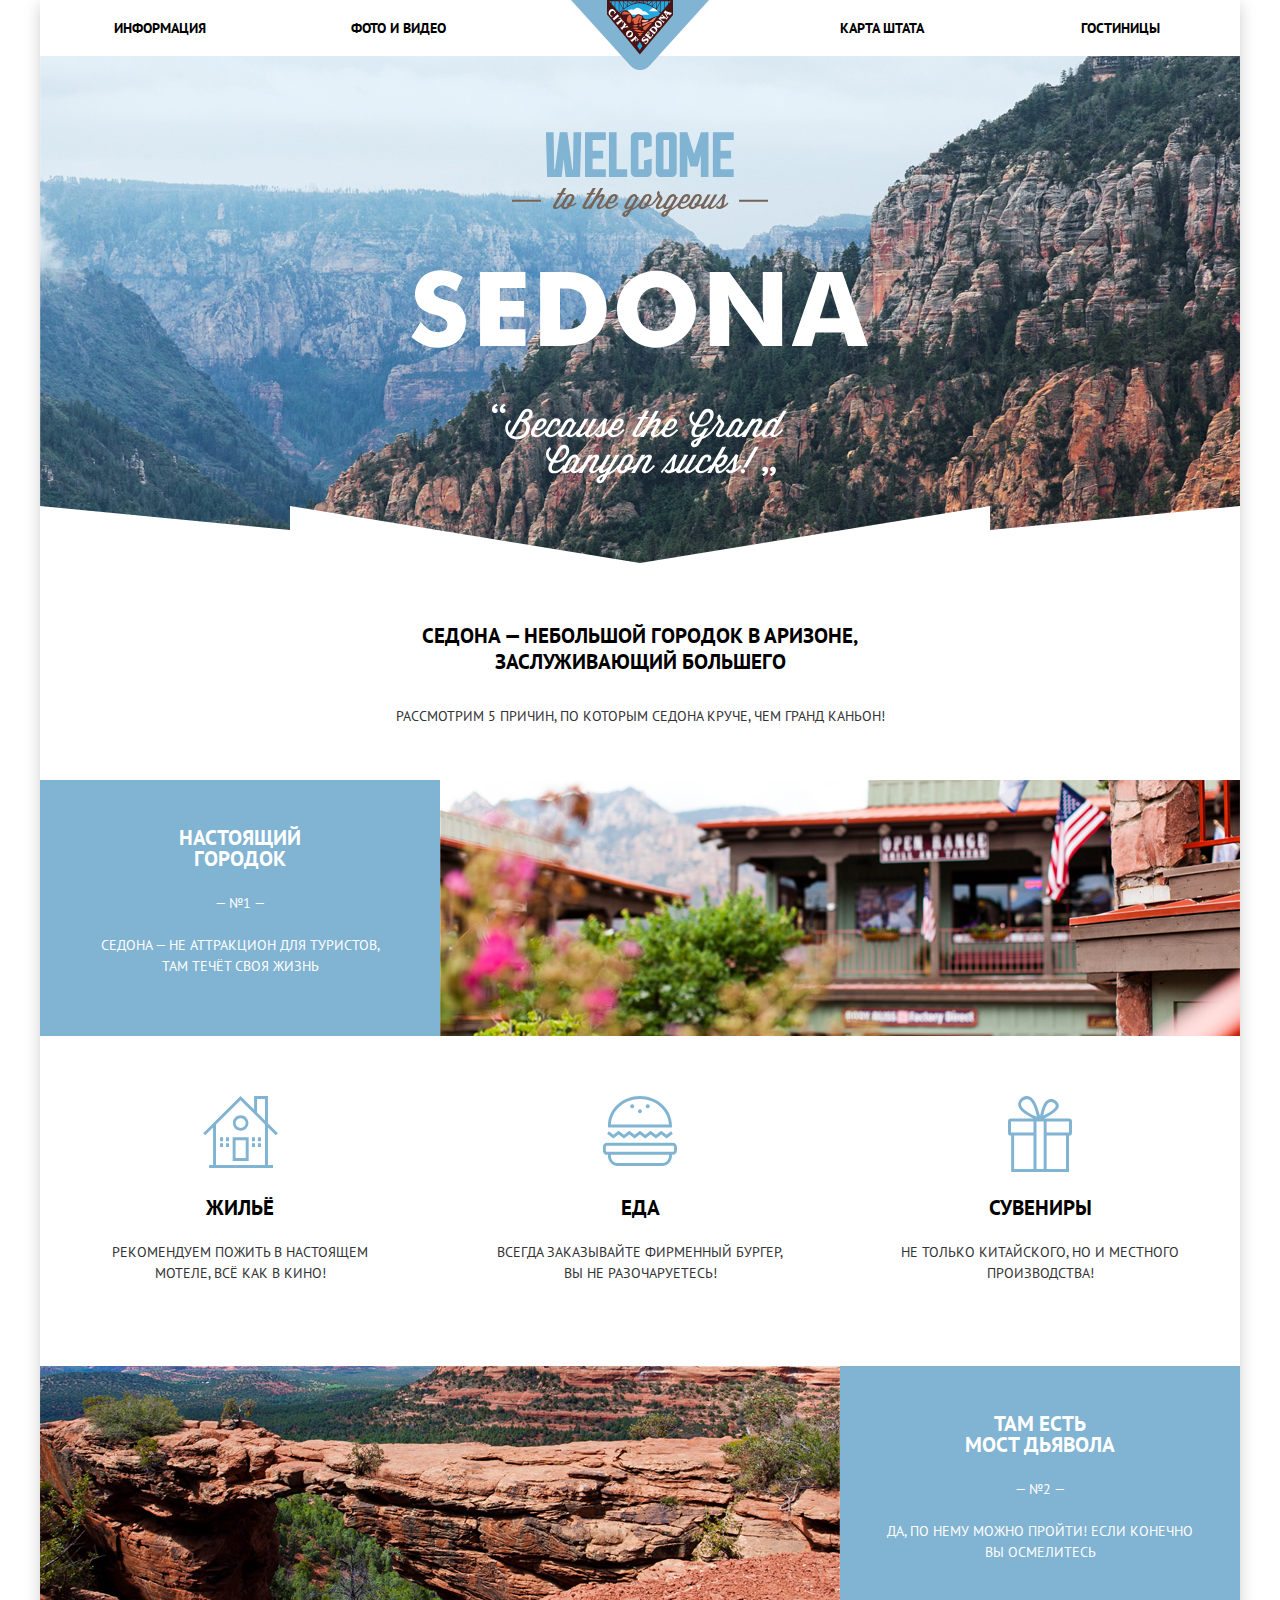
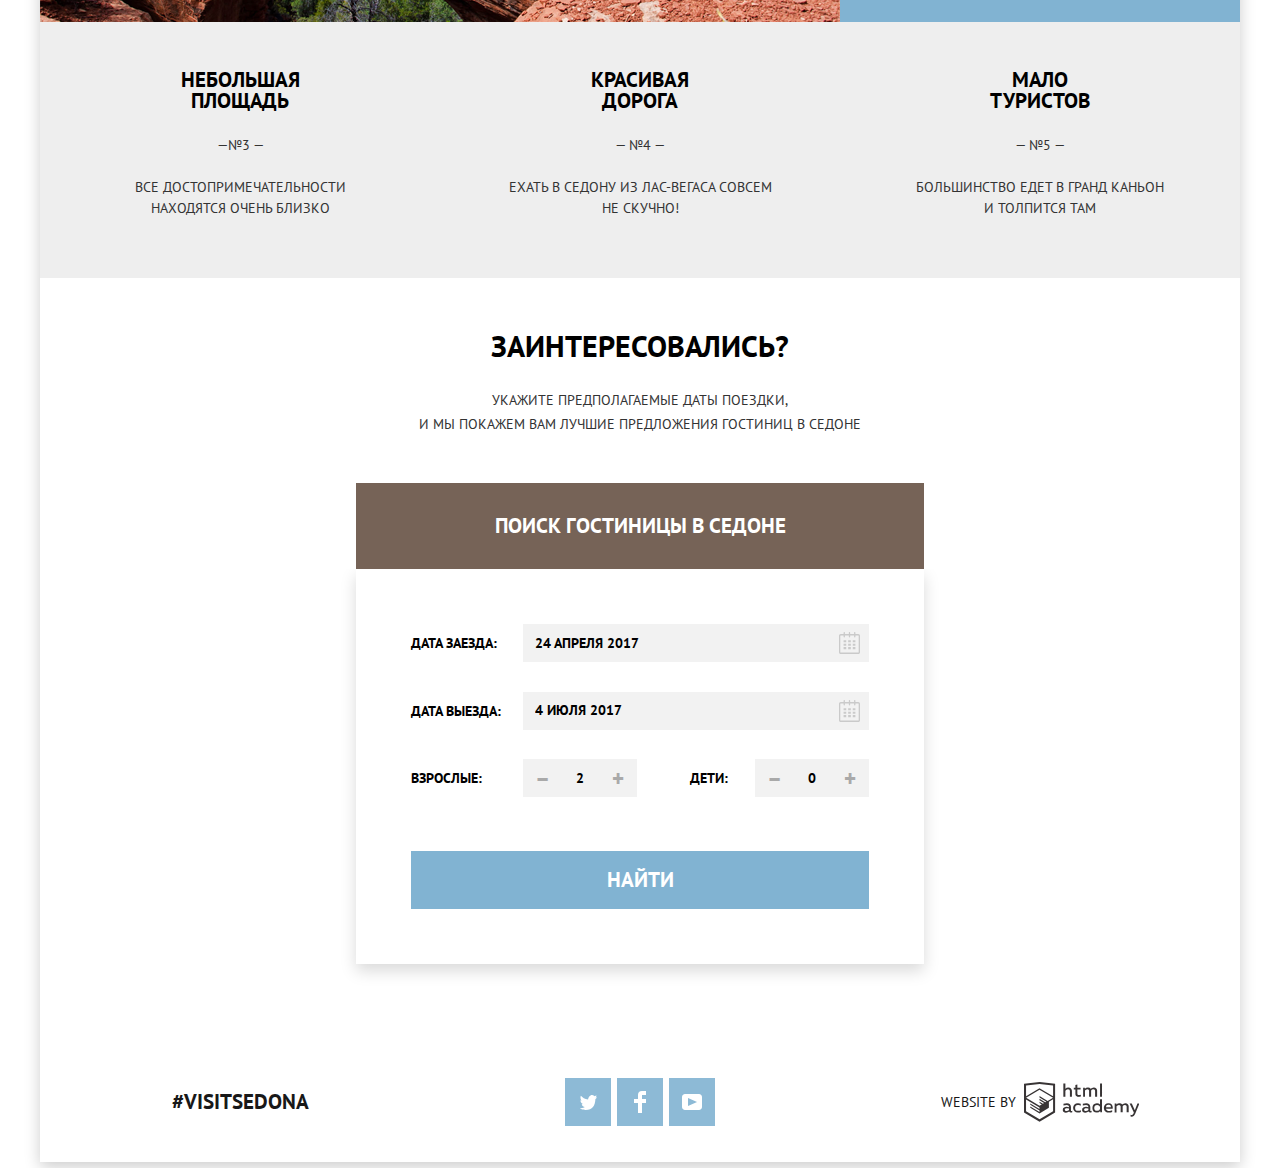
<file: index.html>
<!DOCTYPE html>
<html lang="ru">

<head>
  <meta charset="utf-8">
  <title>HTML Academy: Седона</title>
  <link href="https://fonts.googleapis.com/css?family=PT+Sans:400,700&display=swap&subset=cyrillic" rel="stylesheet">
  <link rel="stylesheet" href="css/normalize.css">
  <link rel="stylesheet" href="css/style-min.css">
</head>

<body class="all-shadow">
<header class="main-header">
  <nav class="main-nav">
    <ul class="nav-list">
      <li class="nav-list-item">
        <a href="#" class="link">
          Информация
        </a>
      </li>
      <li class="nav-list-item">
        <a href="#" class="link">
          Фото и видео
        </a>
      </li>
      <li class="nav-list-item">
        <a class="header-logo">
          <img src="img/svg/logo-sedona.svg" alt="Логотип Седона" width="138" height="70">
        </a>
      </li>
      <li class="nav-list-item">
        <a href="#" class="link">
          Карта штата
        </a>
      </li>
      <li class="nav-list-item">
        <a href="hotels.html" class="link">
          Гостиницы
        </a>
      </li>
    </ul>
  </nav>
</header>
<main class="main-content">
  <h1 class="visually-hidden">Седона</h1>
  <section class="content-cause">
    <div class="cause-info">
      <div class="preview-logo"></div>
      <div class="cause-info-text">
        <h2 class="text-info">Седона — небольшой городок в Аризоне, заслуживающий большего</h2>
        <p class="text-info">Рассмотрим 5 причин, по которым Седона круче, чем гранд каньон!</p>
      </div>
    </div>
    <ul class="list-advantage">
      <li class="list-item">
        <div class="item-advantage">
          <h3>Настоящий городок</h3>
          <span>
            — №1 —
          </span>
          <p>Седона — не аттракцион для туристов, там&nbsp;течёт своя жизнь</p>
        </div>
        <img class="img-city" src="img/jpg-png/city-n1-512.jpg" alt="Городок" width="800" height="256">
      </li>
      <li class="list-item img-housing">
        <h3>Жильё</h3>
        <p>Рекомендуем пожить в настоящем мотеле,&nbsp;всё как в кино!</p>
      </li>
      <li class="list-item img-food">
        <h3>Еда</h3>
        <p>Всегда заказывайте фирменный бургер, вы&nbsp;не&nbsp;разочаруетесь!</p>
      </li>
      <li class="list-item img-souvenirs">
        <h3>Сувениры</h3>
        <p>Не только китайского, но и местного производства!</p>
      </li>
      <li class="list-item">
        <img class="img-canyon" src="img/jpg-png/canyon-n2-256.jpg" alt="Каньон" width="800" height="256">
        <div class="item-advantage">
          <h3>Там есть<br> Мост дьявола</h3>
          <span>
            — №2 —
          </span>
          <p>Да, по нему можно пройти! Если&nbsp;конечно вы осмелитесь</p>
        </div>
      </li>
      <li class="list-item">
        <div class="item-advantage item-advantage-w">
          <h3>Небольшая площадь</h3>
          <span>
            —№3 —
          </span>
          <p>Все достопримечательности находятся очень близко</p>
        </div>
      </li>
      <li class="list-item">
        <div class="item-advantage item-advantage-w">
          <h3>Красивая дорога</h3>
          <span>
            — №4 —
          </span>
          <p>Ехать в Седону из Лас-Вегаса совсем не скучно!</p>
        </div>
      </li>
      <li class="list-item">
        <div class="item-advantage item-advantage-w">
          <h3>Мало туристов</h3>
          <span>
            — №5 —
          </span>
          <p>Большинство едет в гранд каньон и&nbsp;толпится там</p>
        </div>
      </li>
    </ul>
  </section>
  <section class="content-search-hostel">
    <div class="search-hostel-preview">
      <div class="hostel-preview">
        <h2>Заинтересовались?</h2>
        <p>Укажите предполагаемые даты поездки,<br> и мы покажем вам лучшие предложения гостиниц в Седоне</p>
      </div>
      <button class="preview-button button search-hostel-open-btn" type="button">
        ПОИСК ГОСТИНИЦЫ В седоне
      </button>
    </div>
  </section>
  <section class="content-map">
    <h3 class="visually-hidden">ПОИСК ГОСТИНИЦЫ В седоне</h3>
    <form class="search-hostel" action="https://echo.htmlacademy.ru" method="POST">
      <div class="form-search">
        <div class="search-hostel-item">
          <label for="date-arrival">
            Дата заезда:
          </label>
          <input class="date" type="text" id="date-arrival" name="date-arrival" placeholder="24 апреля 2017">
          <button class="button calendar" type="button">
            <svg xmlns="http://www.w3.org/2000/svg" width="21" height="22" viewBox="0 0 21 22">
              <path id="calendar-top" fill="#cacaca"
                    d="M19.251 2.025h-2.845V.648c0-.381-.294-.689-.656-.689-.363 0-.656.308-.656.689v1.377h-3.938V.648c0-.381-.294-.689-.655-.689-.363 0-.657.308-.657.689v1.377H5.906V.648c0-.381-.294-.689-.656-.689-.363 0-.657.308-.657.689v1.377H1.75C.784 2.025 0 2.847 0 3.862v16.302C0 21.179.784 22 1.75 22h17.501c.966 0 1.749-.821 1.749-1.836V3.862c0-1.015-.783-1.837-1.749-1.837zm.437 18.139a.448.448 0 0 1-.437.459H1.75a.45.45 0 0 1-.438-.459V3.862a.45.45 0 0 1 .438-.459h2.844v1.378c0 .381.294.689.657.689.362 0 .656-.308.656-.689V3.403h3.938v1.378c0 .381.294.689.657.689.361 0 .655-.308.655-.689V3.403h3.938v1.378c0 .381.293.689.656.689.362 0 .656-.308.656-.689V3.403h2.845c.241 0 .437.206.437.459v16.302z"/>
              <path id="calendar-bottom" fill="#cacaca"
                    d="M4.594 8.225h2.625v2.066H4.594zM4.594 11.668h2.625v2.067H4.594zM4.594 15.112h2.625v2.066H4.594zM9.188 15.112h2.625v2.066H9.188zM9.188 11.668h2.625v2.067H9.188zM9.188 8.225h2.625v2.066H9.188zM13.781 15.112h2.625v2.066h-2.625zM13.781 11.668h2.625v2.067h-2.625zM13.781 8.225h2.625v2.066h-2.625z"/>
            </svg>
          </button>
        </div>
        <div class="search-hostel-item">
          <label for="date-leave">
            Дата выезда:
          </label>
          <input class="date date-in" type="text" id="date-leave" name="date-leave" placeholder="4 июля 2017">
          <button class="button calendar" type="button">
            <svg xmlns="http://www.w3.org/2000/svg" width="21" height="22" viewBox="0 0 21 22">
              <path id="calendar-top-t" fill="#cacaca"
                    d="M19.251 2.025h-2.845V.648c0-.381-.294-.689-.656-.689-.363 0-.656.308-.656.689v1.377h-3.938V.648c0-.381-.294-.689-.655-.689-.363 0-.657.308-.657.689v1.377H5.906V.648c0-.381-.294-.689-.656-.689-.363 0-.657.308-.657.689v1.377H1.75C.784 2.025 0 2.847 0 3.862v16.302C0 21.179.784 22 1.75 22h17.501c.966 0 1.749-.821 1.749-1.836V3.862c0-1.015-.783-1.837-1.749-1.837zm.437 18.139a.448.448 0 0 1-.437.459H1.75a.45.45 0 0 1-.438-.459V3.862a.45.45 0 0 1 .438-.459h2.844v1.378c0 .381.294.689.657.689.362 0 .656-.308.656-.689V3.403h3.938v1.378c0 .381.294.689.657.689.361 0 .655-.308.655-.689V3.403h3.938v1.378c0 .381.293.689.656.689.362 0 .656-.308.656-.689V3.403h2.845c.241 0 .437.206.437.459v16.302z"/>
              <path id="calendar-bottom-t" fill="#cacaca"
                    d="M4.594 8.225h2.625v2.066H4.594zM4.594 11.668h2.625v2.067H4.594zM4.594 15.112h2.625v2.066H4.594zM9.188 15.112h2.625v2.066H9.188zM9.188 11.668h2.625v2.067H9.188zM9.188 8.225h2.625v2.066H9.188zM13.781 15.112h2.625v2.066h-2.625zM13.781 11.668h2.625v2.067h-2.625zM13.781 8.225h2.625v2.066h-2.625z"/>
            </svg>
          </button>
        </div>
        <div class="search-hostel-item">
          <div class="item-count-family">
            <label for="parent">
              Взрослые:
            </label>
            <button type="button" class="button-counter sub" aria-label="Уменьшить количество взрослых">–</button>
            <input class="" type="text" id="parent" name="parent-input" placeholder="2">
            <button type="button" class="button-counter" aria-label="Добавить количество взрослых">+</button>
          </div>
          <div class="item-count-family">
            <label for="child">
              Дети:
            </label>
            <button type="button" class="button-counter sub" aria-label="Уменьшить количество детей">–</button>
            <input class="" type="text" id="child" name="child-input" placeholder="0">
            <button type="button" class="button-counter" aria-label="Добавить количество детей">+</button>
          </div>
        </div>
      </div>
      <button class="search-button button" type="submit">
        Найти
      </button>
    </form>
    <h3 class="visually-hidden">Карта</h3>
    <iframe
      src="https://yandex.ru/map-widget/v1/?um=constructor%3A18d789417e544cf3da0e29c93ec09cd14be7ebdf6ab2df0af17e796b6ed6bba8&amp;source=constructor"
      width="1200" height="593"></iframe>
  </section>
</main>
<footer class="main-footer">
  <p class="footer-tag">#visitSEDONA</p>
  <ul class="list-social">
    <li class="list-social-item">
      <a class="social" href="#" aria-label="Твиттер">
      </a>
    </li>
    <li class="list-social-item">
      <a class="social" href="#" aria-label="Фейсбук">
      </a>
    </li>
    <li class="list-social-item">
      <a class="social" href="#" aria-label="Ютуб">
      </a>
    </li>
  </ul>
  <p class="footer-by">
    Website by
    <a class="logo-htmlacademy" href="https://htmlacademy.ru/">
    </a>
  </p>
</footer>
<script src="js/main-min.js"></script>
</body>
</html>
</file>
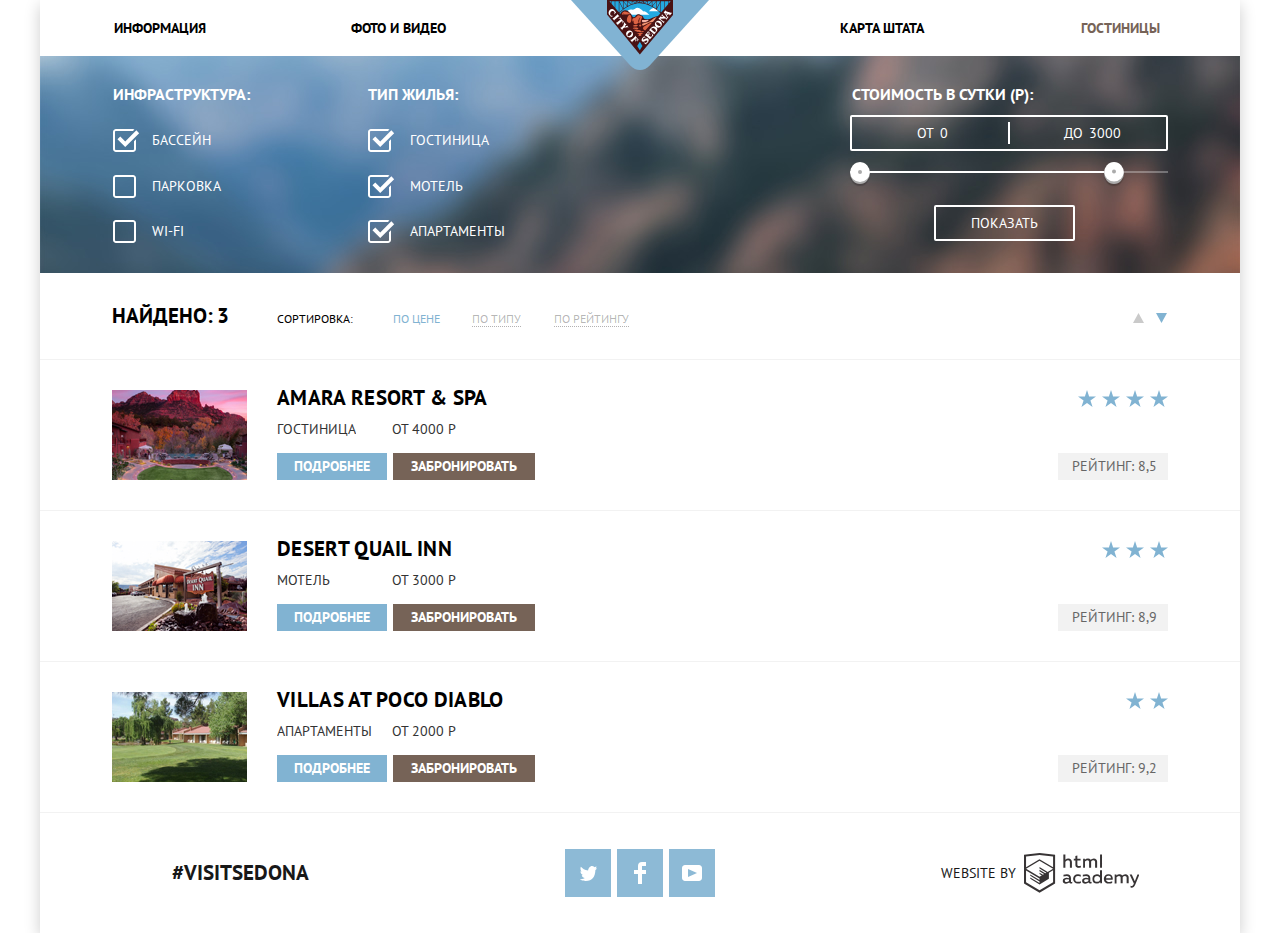
<file: hotels.html>
<!DOCTYPE html>
<html lang="ru">
<head>
  <meta charset="utf-8">
  <title>HTML Academy: Седона Гостиницы</title>
  <link href="https://fonts.googleapis.com/css?family=PT+Sans:400,700&display=swap&subset=cyrillic" rel="stylesheet">
  <link rel="stylesheet" href="css/normalize.css">
  <link rel="stylesheet" href="css/style-min.css">
</head>
<body class="all-shadow">
<header class="main-header">
  <nav class="main-nav">
    <ul class="nav-list">
      <li class="nav-list-item">
        <a href="#" class="link">
          Информация
        </a>
      </li>
      <li class="nav-list-item">
        <a href="#" class="link">
          Фото и видео
        </a>
      </li>
      <li class="nav-list-item">
        <a class="header-logo link" href="index.html">
          <img src="img/svg/logo-sedona.svg" alt="Логотип Седона" width="138" height="70">
        </a>
      </li>
      <li class="nav-list-item">
        <a href="#" class="link">
          Карта штата
        </a>
      </li>
      <li class="nav-list-item">
        <a class="disable-link">
          Гостиницы
        </a>
      </li>
    </ul>
  </nav>
</header>
<main class="main-content">
  <h1 class="visually-hidden">Седона гостиницы</h1>
  <section class="content-filter">
    <h2 class="visually-hidden">Фильтры</h2>
    <form class="filter" action="https://echo.htmlacademy.ru" method="GET">
      <fieldset class="filter-infrastructure">
        <legend>Инфраструктура:</legend>
        <ul class="filter-list">
          <li class="filter-item">
            <input class="visually-hidden filter-input-checkbox filter-input" type="checkbox" id="pool" name="pool"
                   checked>
            <label for="pool">
              Бассейн
            </label>
          </li>
          <li class="filter-item">
            <input class="visually-hidden filter-input-checkbox filter-input" type="checkbox" id="parking"
                   name="parking">
            <label for="parking">
              Парковка
            </label>
          </li>
          <li class="filter-item">
            <input class="visually-hidden filter-input-checkbox filter-input" type="checkbox" id="wi-fi" name="wi-fi">
            <label for="wi-fi">
              Wi-Fi
            </label>
          </li>
        </ul>
      </fieldset>
      <fieldset class="filter-type">
        <legend>Тип жилья:</legend>
        <ul class="filter-list">
          <li class="filter-item">
            <input class="visually-hidden filter-input-checkbox filter-input" type="checkbox" id="hostel" name="hostel"
                   checked>
            <label for="hostel">
              Гостиница
            </label>
          </li>
          <li class="filter-item">
            <input class="visually-hidden filter-input-checkbox filter-input" type="checkbox" id="motel" name="motel"
                   checked>
            <label for="motel">
              Мотель
            </label>
          </li>
          <li class="filter-item">
            <input class="visually-hidden filter-input-checkbox filter-input" type="checkbox" id="apartments"
                   name="apartments" checked>
            <label for="apartments">
              Апартаменты
            </label>
          </li>
        </ul>
      </fieldset>
      <div class="cost-next">
        <fieldset class="filter-cost">
          <div class="filter-range-title">Стоимость в сутки (р):</div>
          <div class="price-controls">
            <label class="min-price">от <input type="text" name="min-price" value="0"></label>
            <label class="max-price">до <input type="text" name="max-price" value="3000"></label>
          </div>
          <div class="range-controls">
            <div class="scale">
              <div class="bar"></div>
            </div>
            <div class="range-toggle range-toggle-min"></div>
            <div class="range-toggle range-toggle-max"></div>
          </div>
        </fieldset>
        <button class="btn-transparent" type="submit">Показать</button>
      </div>
    </form>
  </section>
  <section class="content-found">
    <h2 class="visually-hidden">Список гостиниц</h2>
    <h3 class="visually-hidden">Сортировка</h3>
    <div class="found-sort">
      <h4>НАЙДЕНО:<span class="count-found-items"> 3</span></h4>
      <span class="sort">Сортировка:</span>
      <ul class="sort-list-button">
        <li class="sort-item">
          <button class="button-sort" type="button" name="sort-cost" disabled>
            По цене
          </button>
        </li>
        <li class="sort-item">
          <button class="button-sort" type="button" name="sort-type">
            По типу
          </button>
        </li>
        <li class="sort-item">
          <button class="button-sort" type="button" name="sort-rang">
            По рейтингу
          </button>
        </li>
      </ul>
      <div class="sort-button">
        <button class="sort-descending" type="button" aria-label="Отсортировать по убыванию"></button>
        <button class="sort-ascending" type="button" aria-label="Отсортировать по возрастанию" disabled></button>
      </div>
    </div>
    <h3 class="visually-hidden">Список найденных</h3>
    <ul class="content-found-list">
      <li class="found-list-item">
        <div class="img-found-hostel">
          <img src="img/jpg-png/amara.jpg" alt="Amara Resort & Spa" width="135" height="90">
        </div>
        <div class="found-item-hostel">
          <h4>
            <a class="item-name" href="#">
              Amara Resort & Spa
            </a>
          </h4>
          <div class="text-found-hostel">
            <span>Гостиница</span>
            <span>От 4000 Р</span>
          </div>
          <div class="button-found-hostel">
            <a class="button button-more" href="#">
              ПОДРОБНЕЕ
            </a>
            <a class="button button-booked" href="#">
              ЗАБРОНИРОВАТЬ
            </a>
          </div>
        </div>
        <div class="found-rank">
          <ul class="star-item-list">
            <li class="star-item"></li>
            <li class="star-item"></li>
            <li class="star-item"></li>
            <li class="star-item"></li>
          </ul>
          <span class="rank">РЕЙТИНГ: 8,5</span>
        </div>
      </li>
      <li class="found-list-item">
        <div class="img-found-hostel">
          <img src="img/jpg-png/desert.jpg" alt="Desert Quail Inn" width="135" height="90">
        </div>
        <div class="found-item-hostel">
          <h4>
            <a class="item-name" href="#">
              Desert Quail Inn
            </a>
          </h4>
          <div class="text-found-hostel">
            <span>Мотель</span>
            <span>От 3000 Р</span>
          </div>
          <div class="button-found-hostel">
            <a class="button button-more" href="#">
              ПОДРОБНЕЕ
            </a>
            <a class="button button-booked" href="#">
              ЗАБРОНИРОВАТЬ
            </a>
          </div>
        </div>
        <div class="found-rank">
          <ul class="star-item-list">
            <li class="star-item"></li>
            <li class="star-item"></li>
            <li class="star-item"></li>
          </ul>
          <span class="rank">РЕЙТИНГ: 8,9</span>
        </div>
      </li>
      <li class="found-list-item">
        <div class="img-found-hostel">
          <img src="img/jpg-png/villas.jpg" alt="Villas at Poco Diablo" width="135" height="90">
        </div>
        <div class="found-item-hostel">
          <h4>
            <a class="item-name" href="#">
              Villas at Poco Diablo
            </a>
          </h4>
          <div class="text-found-hostel">
            <span>Апартаменты</span>
            <span>От 2000 Р</span>
          </div>
          <div class="button-found-hostel">
            <a class="button button-more" href="#">
              ПОДРОБНЕЕ
            </a>
            <a class="button button-booked" href="#">
              ЗАБРОНИРОВАТЬ
            </a>
          </div>
        </div>
        <div class="found-rank">
          <ul class="star-item-list">
            <li class="star-item"></li>
            <li class="star-item"></li>
          </ul>
          <span class="rank">РЕЙТИНГ: 9,2</span>
        </div>
      </li>
    </ul>
  </section>
</main>
<footer class="main-footer">
  <p class="footer-tag">#visitSEDONA</p>
  <ul class="list-social">
    <li class="list-social-item">
      <a class="social" href="#" aria-label="Твиттер">
      </a>
    </li>
    <li class="list-social-item">
      <a class="social" href="#" aria-label="Фейсбук">
      </a>
    </li>
    <li class="list-social-item">
      <a class="social" href="#" aria-label="Ютуб">
      </a>
    </li>
  </ul>
  <p class="footer-by">
    Website by
    <a class="logo-htmlacademy" href="https://htmlacademy.ru/">
    </a>
  </p>
</footer>
</body>
</html>
</file>
<file: css/style-min.css>
body{display:-webkit-box;display:-ms-flexbox;display:flex;-webkit-box-align:center;-ms-flex-align:center;align-items:center;-webkit-box-orient:vertical;-webkit-box-direction:normal;-ms-flex-direction:column;flex-direction:column;margin:0;padding:0;font-family:"PT Sans",Arial,sans-serif;font-size:14px;line-height:21px;font-weight:700;text-transform:uppercase;color:#000;background-color:#fff}*,*::after,*::before{-webkit-box-sizing:inherit;box-sizing:inherit}html{-webkit-box-sizing:border-box;box-sizing:border-box}a{text-decoration:none}img{max-width:100%}.visually-hidden:not(:focus):not(:active),input[type="checkbox"].visually-hidden,input[type="radio"].visually-hidden{position:absolute;width:1px;height:1px;margin:-1px;border:0;padding:0;white-space:nowrap;-webkit-clip-path:inset(100%);clip-path:inset(100%);clip:rect(0 0 0 0);overflow:hidden}:focus{outline:0}.all-shadow{-webkit-box-shadow:0 5px 15px 0 rgba(0,1,1,.2);box-shadow:0 5px 15px 0 rgba(0,1,1,.2);position:relative;max-width:1200px;margin-left:auto;margin-right:auto}.button{font-size:14px;line-height:21px;font-weight:700;border-style:none;text-align:center;color:#fff;vertical-align:middle;background-color:#81b3d2;text-transform:uppercase}.main-header{font-style:normal;font-stretch:normal;letter-spacing:normal;margin:0 0;padding:0 0;display:-webkit-box;display:-ms-flexbox;display:flex;-webkit-box-pack:center;-ms-flex-pack:center;justify-content:center;min-height:56px}.main-nav{font-size:14px;line-height:26px;margin:0 0;padding:0 0;width:1200px}.nav-list{margin:0 0;padding:0 0;display:-webkit-box;display:-ms-flexbox;display:flex;-webkit-box-pack:justify;-ms-flex-pack:justify;justify-content:space-between;-ms-flex-wrap:wrap;flex-wrap:wrap;width:1200px}.nav-list-item{margin:0 0;padding:0 0;width:239px;height:56px;display:-webkit-box;display:-ms-flexbox;display:flex;-webkit-box-pack:center;-ms-flex-pack:center;justify-content:center;-webkit-box-align:center;-ms-flex-align:center;align-items:center}.nav-list-item:nth-child(3){width:244px;display:-webkit-box;display:-ms-flexbox;display:flex;-webkit-box-align:start;-ms-flex-align:start;align-items:flex-start;-ms-flex-flow:wrap;flex-flow:wrap;z-index:3}.nav-list-item a{color:#000}.nav-list-item a:hover,.nav-list-item a:focus{color:#81b3d2}.nav-list-item a:active{color:rgba(0,0,0,.3)}.nav-list-item a.disable-link{color:#766357;cursor:default}.main-content{font-style:normal;font-stretch:normal;letter-spacing:normal;margin:0 0;padding:0 0;display:-webkit-box;display:-ms-flexbox;display:flex;-webkit-box-pack:center;-ms-flex-pack:center;justify-content:center;-webkit-box-align:start;-ms-flex-align:start;align-items:flex-start;-webkit-box-orient:vertical;-webkit-box-direction:normal;-ms-flex-direction:column;flex-direction:column}.content-cause{z-index:2;margin:0 0;padding:0 0;display:-webkit-box;display:-ms-flexbox;display:flex;-webkit-box-pack:center;-ms-flex-pack:center;justify-content:center;-webkit-box-orient:vertical;-webkit-box-direction:normal;-ms-flex-direction:column;flex-direction:column}.cause-info{display:-webkit-box;display:-ms-flexbox;display:flex;-webkit-box-orient:vertical;-webkit-box-direction:normal;-ms-flex-direction:column;flex-direction:column;-webkit-box-pack:end;-ms-flex-pack:end;justify-content:flex-end}.preview-logo{margin:0 0;padding:0 0;width:1200px;height:507px;background-image:url(../img/svg/welcome.svg),url(../img/jpg-png/polygon-bottom.png),url(../img/jpg-png/sedona.jpg);background-size:458px,1200px,1200px 773px,355px,59px;background-position-y:76px,450px,-56px;background-position-x:center,0,0;background-repeat:no-repeat,no-repeat,no-repeat}@media screen and (-ms-high-contrast:active),(-ms-high-contrast:none){.preview-logo{margin:0 0;padding:0 0;width:1200px;height:507px;background-image:url(../img/svg/welcome.svg),url(../img/jpg-png/polygon-bottom.png),url(../img/jpg-png/sedona.jpg);background-size:858px,1200px,1200px 773px,355px,59px;background-position-y:76px,450px,-56px;background-position-x:center,0,0;background-repeat:no-repeat,no-repeat,no-repeat}}.cause-info-text{display:-webkit-box;display:-ms-flexbox;display:flex;-webkit-box-orient:vertical;-webkit-box-direction:normal;-ms-flex-direction:column;flex-direction:column;-webkit-box-pack:center;-ms-flex-pack:center;justify-content:center;-webkit-box-align:center;-ms-flex-align:center;align-items:center;margin:0 0;padding:0 0;width:1200px;min-height:217px;background-color:#fff;line-height:26px}.cause-info-text h2{letter-spacing:normal;font-size:21px;margin-top:60px;margin-bottom:auto;text-align:center;width:500px}.cause-info-text p{font-weight:400;color:#333;margin-top:0;margin:0;padding-bottom:51px;text-align:center;width:500px}.list-advantage{display:-webkit-box;display:-ms-flexbox;display:flex;-webkit-box-orient:horizontal;-webkit-box-direction:normal;-ms-flex-direction:row;flex-direction:row;-webkit-box-pack:center;-ms-flex-pack:center;justify-content:center;-ms-flex-wrap:wrap;flex-wrap:wrap;margin:0 0;padding:0 0;width:1200px;min-height:216px}.list-item{display:-webkit-box;display:-ms-flexbox;display:flex;-webkit-box-align:stretch;-ms-flex-align:stretch;align-items:stretch;width:400px;min-height:256px;text-align:center;font-style:normal;font-stretch:normal;letter-spacing:normal;background-color:#eee}.list-item:nth-child(1),.list-item:nth-child(5){display:-webkit-box;display:-ms-flexbox;display:flex;-webkit-box-pack:justify;-ms-flex-pack:justify;justify-content:space-between;width:1200px;background-color:#81b3d2}.list-item:nth-child(1) p,.list-item:nth-child(5) p{margin:0;padding-top:21px;padding-right:40px;padding-left:40px}.list-item:nth-child(1) h3,.list-item:nth-child(5) h3{margin:0;padding-bottom:24px;padding-right:100px;padding-left:100px}.list-item:nth-child(2),.list-item:nth-child(3),.list-item:nth-child(4){display:-webkit-box;display:-ms-flexbox;display:flex;-webkit-box-orient:vertical;-webkit-box-direction:normal;-ms-flex-direction:column;flex-direction:column;-webkit-box-align:center;-ms-flex-align:center;align-items:center;-webkit-box-pack:start;-ms-flex-pack:start;justify-content:flex-start;min-height:330px;background-color:#fff}.list-item:nth-last-child(3),.list-item:nth-last-child(2),.list-item:last-child{display:-webkit-box;display:-ms-flexbox;display:flex;-webkit-box-orient:vertical;-webkit-box-direction:normal;-ms-flex-direction:column;flex-direction:column}.item-advantage{line-height:21px;width:400px;padding-top:47px;padding-bottom:59px;display:-webkit-box;display:-ms-flexbox;display:flex;-webkit-box-orient:vertical;-webkit-box-direction:normal;-ms-flex-direction:column;flex-direction:column;-webkit-box-pack:justify;-ms-flex-pack:justify;justify-content:space-between}.item-advantage h3{font-size:21px;margin-top:0;padding-left:60px;padding-right:60px}.item-advantage-w{margin-top:0;display:-webkit-box;display:-ms-flexbox;display:flex;-webkit-box-orient:vertical;-webkit-box-direction:normal;-ms-flex-direction:column;flex-direction:column;-webkit-box-pack:start;-ms-flex-pack:start;justify-content:flex-start}.item-advantage-w h3{margin-top:0;margin:0;padding-bottom:24px;padding-right:130px;padding-left:130px}.item-advantage-w p{margin:0;padding-top:21px;padding-right:60px;padding-left:60px}.list-advantage span,.list-advantage p{font-weight:400;margin-bottom:0;color:#333}.img-housing{margin-top:0;margin-bottom:0;background-image:url(../img/svg/icon-1.svg);background-repeat:no-repeat;background-size:75px 72px;background-position:center 60px}.img-food{margin-top:0;margin-bottom:0;background-image:url(../img/svg/icon-3.svg);background-repeat:no-repeat;background-size:74px 70px;background-position:center 60px}.img-souvenirs{margin-top:0;margin-bottom:0;background-image:url(../img/svg/icon-2.svg);background-repeat:no-repeat;background-size:64px 76px;background-position:center 60px}.img-souvenirs h3,.img-food h3,.img-housing h3{font-size:21px;line-height:21px;margin:0;padding-top:161px;padding-bottom:24px}.img-souvenirs p,.img-food p,.img-housing p{line-height:21px;margin-top:0;margin-bottom:40px;margin-left:50px;margin-right:50px;width:330px}.list-item .img-city{background-color:#81b3d2;color:#fff}.list-item .img-canyon{background-color:#81b3d2;color:#fff}.item-advantage{color:#000}.list-item:nth-child(1) .item-advantage,.list-item:nth-child(5) .item-advantage{background-color:#81b3d2;color:#fff}.list-item:nth-child(1) span,.list-item:nth-child(5) span,.list-item:nth-child(1) p,.list-item:nth-child(5) p{color:#fff}.content-search-hostel{z-index:2;display:-webkit-box;display:-ms-flexbox;display:flex;width:1200px;-webkit-box-orient:vertical;-webkit-box-direction:normal;-ms-flex-direction:column;flex-direction:column;-webkit-box-align:center;-ms-flex-align:center;align-items:center;background-color:#fff}.search-hostel-preview{display:-webkit-box;display:-ms-flexbox;display:flex;-webkit-box-orient:vertical;-webkit-box-direction:normal;-ms-flex-direction:column;flex-direction:column;-webkit-box-align:center;-ms-flex-align:center;align-items:center;-webkit-box-pack:justify;-ms-flex-pack:justify;justify-content:space-between}.hostel-preview{display:-webkit-box;display:-ms-flexbox;display:flex;-webkit-box-orient:vertical;-webkit-box-direction:normal;-ms-flex-direction:column;flex-direction:column;-webkit-box-pack:justify;-ms-flex-pack:justify;justify-content:space-between;-webkit-box-align:center;-ms-flex-align:center;align-items:center;margin-top:50px;margin-bottom:47px;margin-right:300px;margin-left:300px}.preview-button{text-align:center;cursor:pointer;width:568px;min-height:86px}.search-hostel-preview h2{margin-top:0;margin-bottom:0;padding-bottom:24px}.search-hostel-preview p{margin-top:0;margin-bottom:0}.search-hostel{z-index:1;display:-webkit-box;display:-ms-flexbox;display:flex;position:absolute;left:316px;-webkit-box-orient:vertical;-webkit-box-direction:normal;-ms-flex-direction:column;flex-direction:column;-webkit-box-pack:justify;-ms-flex-pack:justify;justify-content:space-between;-webkit-box-align:center;-ms-flex-align:center;align-items:center;width:568px;min-height:395px;background-color:#fff;-webkit-box-shadow:0 7px 15px 0 rgba(0,1,1,.15);box-shadow:0 7px 15px 0 rgba(0,1,1,.15)}@media screen and (-ms-high-contrast:active),(-ms-high-contrast:none){.search-hostel{z-index:1;display:-webkit-box;display:-ms-flexbox;display:flex;position:absolute;left:316px;-webkit-box-orient:vertical;-webkit-box-direction:normal;-ms-flex-direction:column;flex-direction:column;-webkit-box-pack:start;-ms-flex-pack:start;justify-content:flex-start;-webkit-box-align:center;-ms-flex-align:center;align-items:center;width:568px;min-height:395px;background-color:#fff;-webkit-box-shadow:0 7px 15px 0 rgba(0,1,1,.15);box-shadow:0 7px 15px 0 rgba(0,1,1,.15)}}.form-search{display:-webkit-box;display:-ms-flexbox;display:flex;-webkit-box-orient:vertical;-webkit-box-direction:normal;-ms-flex-direction:column;flex-direction:column;-webkit-box-pack:justify;-ms-flex-pack:justify;justify-content:space-between;-ms-flex-wrap:wrap;flex-wrap:wrap;margin-top:55px;width:458px;min-height:173px}@media screen and (-ms-high-contrast:active),(-ms-high-contrast:none){.form-search{display:-webkit-box;display:-ms-flexbox;display:flex;-webkit-box-orient:vertical;-webkit-box-direction:normal;-ms-flex-direction:column;flex-direction:column;-webkit-box-pack:start;-ms-flex-pack:start;justify-content:flex-start;-ms-flex-wrap:wrap;flex-wrap:wrap;margin-top:55px;margin-bottom:54px;width:458px;min-height:173px}}.form-search label{display:-webkit-box;display:-ms-flexbox;display:flex;-webkit-box-align:center;-ms-flex-align:center;align-items:center}.item-count-family input:hover{background-color:#ebebeb}.item-count-family:first-of-type .sub{margin-left:41px}.item-count-family:last-of-type .sub{margin-left:27px}.date{padding-left:10px;padding-right:35px;width:346px}.search-hostel-item{margin:0;display:-webkit-box;display:-ms-flexbox;display:flex;height:38px;-webkit-box-pack:justify;-ms-flex-pack:justify;justify-content:space-between}@media screen and (-ms-high-contrast:active),(-ms-high-contrast:none){.search-hostel-item{margin:0;display:-webkit-box;display:-ms-flexbox;display:flex;margin-bottom:30px;height:38px;-webkit-box-pack:start;-ms-flex-pack:start;justify-content:flex-start}.search-hostel-item:last-child{margin-bottom:0}.date{margin-left:21px}.date-in{margin-left:17px}}.search-hostel-item:last-child{display:-webkit-box;display:-ms-flexbox;display:flex;-webkit-box-pack:justify;-ms-flex-pack:justify;justify-content:space-between}.item-count-family{display:-webkit-box;display:-ms-flexbox;display:flex;-webkit-box-pack:start;-ms-flex-pack:start;justify-content:flex-start;-webkit-box-orient:horizontal;-webkit-box-direction:normal;-ms-flex-direction:row;flex-direction:row}.item-count-family input,.item-count-family button{padding:0;margin:0;width:38px;height:38px}.item-count-family input{text-align:center;padding-top:5px;padding-bottom:5px}.search-hostel-item input[type="text"]{font-weight:700}.search-hostel-item input{-webkit-text-decoration-color:#000;text-decoration-color:#000;border:none;background:none;color:#000;background-color:#f2f2f2}.search-hostel-item input::-webkit-input-placeholder{color:#000;font-size:14px;line-height:26px;text-transform:uppercase}.search-hostel-item input::-moz-placeholder{color:#000;font-size:14px;line-height:26px;text-transform:uppercase}.search-hostel-item input:-ms-input-placeholder{color:#000;font-size:14px;line-height:26px;text-transform:uppercase}.search-hostel-item input::-ms-input-placeholder{color:#000;font-size:14px;line-height:26px;text-transform:uppercase}.search-hostel-item input::placeholder{color:#000;font-size:14px;line-height:26px;text-transform:uppercase}.button-counter{font-size:23px;line-height:38px;font-weight:700;padding:0;margin:0;text-align:center;border:none;background:none;background-color:#f2f2f2;color:#cacaca;cursor:pointer}.search-button{width:458px;height:58px;font-size:21px;line-height:26px;margin:0;margin-bottom:55px;padding:0;cursor:pointer}.content-map{width:1200px;height:473px}.map-hostel{background-color:#f2f2f2}.map-content{width:100%;height:100%}.search-hostel-hidden{-webkit-animation:form-hidden 0.7s forwards;animation:form-hidden 0.7s forwards}.search-hostel-show{-webkit-animation:form-show 0.7s forwards;animation:form-show 0.7s forwards}@-webkit-keyframes form-show{0%{-webkit-transform:translateY(-100%);transform:translateY(-100%);opacity:0}100%{-webkit-transform:translateY(0);transform:translateY(0);opacity:1}}@keyframes form-show{0%{-webkit-transform:translateY(-100%);transform:translateY(-100%);opacity:0}100%{-webkit-transform:translateY(0);transform:translateY(0);opacity:1}}@-webkit-keyframes form-hidden{0%{-webkit-transform:translateY(0);transform:translateY(0)}100%{-webkit-transform:translateY(-100%);transform:translateY(-100%);-webkit-box-shadow:none;box-shadow:none;-webkit-transform-origin:top;transform-origin:top}}@keyframes form-hidden{0%{-webkit-transform:translateY(0);transform:translateY(0)}100%{-webkit-transform:translateY(-100%);transform:translateY(-100%);-webkit-box-shadow:none;box-shadow:none;-webkit-transform-origin:top;transform-origin:top}}.content-filter{width:1200px}.filter{display:-webkit-box;display:-ms-flexbox;display:flex;-webkit-box-pack:justify;-ms-flex-pack:justify;justify-content:space-between;-webkit-box-align:center;-ms-flex-align:center;align-items:center;min-height:217px}.filter legend{margin:0;padding:0}.filter fieldset{padding:0}.filter-item label{padding-left:42px;position:relative;display:block;cursor:pointer;-webkit-user-select:none;-moz-user-select:none;-ms-user-select:none;user-select:none}.filter-infrastructure .filter-item label{padding-left:39px}.filter-input-checkbox + label::before{content:"";position:absolute;left:0;top:-1px;width:23px;height:23px;background-image:url(../img/svg/checkbox-off.svg);background-repeat:no-repeat}.filter-input-checkbox:checked + label::before{content:"";position:absolute;left:0;top:-1px;width:27px;height:23px;background-image:url(../img/svg/checkbox-on.svg);background-repeat:no-repeat}.filter-input-checkbox:disabled + label{cursor:auto;opacity:.3}.filter-infrastructure{display:-webkit-box;display:-ms-flexbox;display:flex;-webkit-box-orient:vertical;-webkit-box-direction:normal;-ms-flex-direction:column;flex-direction:column;-webkit-box-pack:start;-ms-flex-pack:start;justify-content:flex-start;margin-left:73px;margin-bottom:3px;margin-right:0;min-width:139px}.filter-type{margin-left:45px;margin-top:27px;margin-bottom:31px;margin-right:275px;min-width:137px}.cost-next{margin-bottom:5px;margin-right:72px;min-width:318px}.filter-list{display:-webkit-box;display:-ms-flexbox;display:flex;-webkit-box-orient:vertical;-webkit-box-direction:normal;-ms-flex-direction:column;flex-direction:column;-webkit-box-pack:start;-ms-flex-pack:start;justify-content:flex-start;margin:0;padding:0}.filter-item{display:-webkit-box;display:-ms-flexbox;display:flex;margin:0;margin-bottom:25px}.filter-item:last-child{margin:0;margin-bottom:0;margin-top:-1px}.filter-type legend,.filter-infrastructure legend{margin:0;margin-bottom:25px}.filter-cost{padding:0;margin:0}.filter-cost legend{margin:0;margin-bottom:13px}.filter-range{width:330px;margin:50px auto;color:#fff;text-transform:uppercase}.filter-range-title{margin-left:2px;margin-bottom:10px;font-weight:600;font-size:16px;line-height:21px}.price-controls{position:relative;display:-webkit-box;display:-ms-flexbox;display:flex;-webkit-box-align:center;-ms-flex-align:center;align-items:center;height:36px;margin-bottom:20px;font-size:0;border:2px solid #fff;border-radius:2px}.price-controls::after{content:"";position:absolute;top:50%;left:50%;width:2px;height:22px;background:#fff;-webkit-transform:translate(-50%,-50%);-ms-transform:translate(-50%,-50%);transform:translate(-50%,-50%)}.price-controls label{display:inline-block;font-size:14px;line-height:38px;vertical-align:top;cursor:pointer}.price-controls .min-price,.price-controls .max-price{display:-webkit-box;display:-ms-flexbox;display:flex;-webkit-box-align:center;-ms-flex-align:center;align-items:center;width:90px}.min-price{margin-right:auto;margin-left:65px}.max-price{margin-right:auto;margin-left:45px}.price-controls input{width:50px;margin:0;margin-left:4px;color:inherit;font:inherit;background:none;border:none}@media screen and (-ms-high-contrast:active),(-ms-high-contrast:none){.price-controls input{padding-top:0;padding-bottom:20px}}.range-controls{position:relative;margin-bottom:32px}.range-controls .scale{height:2px;background:rgba(255,255,255,.3)}.range-controls .bar{width:80%;height:2px;background:#fff}.range-toggle{position:absolute;top:-9px;width:20px;height:22px;background:#ababab;border-radius:50%;-webkit-box-shadow:0 2px 1px 0 rgba(0,1,1,.2);box-shadow:0 2px 1px 0 rgba(0,1,1,.2);cursor:pointer}.range-toggle:hover{background-position:center;background-size:100%;width:22px;height:24px}.range-toggle-min{left:0;background-image:url(../img/svg/filter-button.svg);background-repeat:no-repeat;background-size:100%}.range-toggle-max{left:80%;background-image:url(../img/svg/filter-button.svg);background-repeat:no-repeat;background-position:center;background-size:100%}.btn-transparent{display:block;margin:0 0 0 84px;padding:6px 35px;font-size:14px;line-height:20px;color:#fff;text-transform:uppercase;background:transparent;border:2px solid #fff;border-radius:2px;cursor:pointer}.btn-transparent:hover,.btn-transparent:focus{color:#000;background:#fff}.content-found{display:-webkit-box;display:-ms-flexbox;display:flex;-webkit-box-orient:vertical;-webkit-box-direction:normal;-ms-flex-direction:column;flex-direction:column;-webkit-box-pack:start;-ms-flex-pack:start;justify-content:flex-start;width:1200px}.found-sort{display:-webkit-box;display:-ms-flexbox;display:flex;-webkit-box-pack:justify;-ms-flex-pack:justify;justify-content:space-between;-webkit-box-align:baseline;-ms-flex-align:baseline;align-items:baseline;min-height:87px}.found-sort h4{display:-webkit-box;display:-ms-flexbox;display:flex;width:115px;margin-top:30px;margin-bottom:0;margin-left:72px;margin-right:49px}.count-found-items{margin-left:4px}.sort-list-button{display:-webkit-box;display:-ms-flexbox;display:flex;-webkit-box-orient:horizontal;-webkit-box-direction:normal;-ms-flex-direction:row;flex-direction:row;-webkit-box-pack:start;-ms-flex-pack:start;justify-content:flex-start;margin-top:0;margin-bottom:0;margin-left:40px;margin-right:503px;padding-left:0}.sort-button{display:-webkit-box;display:-ms-flexbox;display:flex;margin-top:0;margin-bottom:0;margin-right:73px;margin-left:0}.button-sort{text-transform:uppercase;padding:0;cursor:pointer}.sort-item:nth-child(2){margin-left:32px;margin-right:33px}.sort-descending{width:11px;min-height:10px;margin-right:12px;padding:0;background:none;background-image:url(../img/svg/icon-up-dir-white.svg)}.sort-ascending{width:11px;min-height:10px;background:none;padding:0;background-image:url(../img/svg/icon-up-dir-blue.svg)}.sort-descending:not(:disabled):focus,.sort-descending:not(:disabled):hover{background-image:url(../img/svg/icon-up-dir-black.svg)}.sort-ascending:not(:disabled):focus,.sort-ascending:not(:disabled):hover{background-image:url(../img/svg/icon-down-dir-black.svg)}.sort-ascending:not(:disabled):active{background-image:url(../img/svg/icon-down-dir-blue.svg)}.sort-descending:not(:disabled):active{background-image:url(../img/svg/icon-up-dir-blue.svg)}.sort-ascending:disabled{background-image:url(../img/svg/icon-down-dir-blue.svg);cursor:auto}.sort-descending:disabled{background-image:url(../img/svg/icon-up-dir-blue.svg);cursor:auto}.content-found-list{display:-webkit-box;display:-ms-flexbox;display:flex;-webkit-box-orient:vertical;-webkit-box-direction:normal;-ms-flex-direction:column;flex-direction:column;margin:0;padding:0}.found-list-item{display:-webkit-box;display:-ms-flexbox;display:flex;-webkit-box-orient:horizontal;-webkit-box-direction:normal;-ms-flex-direction:row;flex-direction:row;-webkit-box-pack:justify;-ms-flex-pack:justify;justify-content:space-between;padding:30px 72px}.found-item-hostel{margin-left:30px;margin-right:auto;display:-webkit-box;display:-ms-flexbox;display:flex;-webkit-box-orient:vertical;-webkit-box-direction:normal;-ms-flex-direction:column;flex-direction:column;-webkit-box-align:start;-ms-flex-align:start;align-items:flex-start;-webkit-box-pack:justify;-ms-flex-pack:justify;justify-content:space-between}.text-found-hostel{margin-top:-5px;width:179px;white-space:nowrap;display:-webkit-box;display:-ms-flexbox;display:flex;-webkit-box-pack:justify;-ms-flex-pack:justify;justify-content:space-between}.found-list-item h4{display:block;margin:0;margin-top:-5px;padding:0}.img-found-hostel{width:135px;height:90px}.text-found-hostel span:first-child{overflow:hidden;margin-right:10px}.button-found-hostel{display:-webkit-box;display:-ms-flexbox;display:flex;margin:0;padding:0}.button-found-hostel .button-more{width:110px;height:27px;margin-right:6px}.button-found-hostel .button-booked{width:142px;height:27px}.button-found-hostel a{display:-webkit-box;display:-ms-flexbox;display:flex;-webkit-box-align:center;-ms-flex-align:center;align-items:center;-webkit-box-pack:center;-ms-flex-pack:center;justify-content:center}.found-rank{display:-webkit-box;display:-ms-flexbox;display:flex;-webkit-box-orient:vertical;-webkit-box-direction:normal;-ms-flex-direction:column;flex-direction:column;-webkit-box-pack:justify;-ms-flex-pack:justify;justify-content:space-between;-webkit-box-align:end;-ms-flex-align:end;align-items:flex-end}.rank{width:110px;height:27px;text-align:center;vertical-align:middle}.star-item-list{display:-webkit-box;display:-ms-flexbox;display:flex}.star-item{list-style:none;margin-left:6px}.star-item::before{content:url(../img/svg/star.svg)}.main-footer{z-index:1;display:-webkit-box;display:-ms-flexbox;display:flex;-webkit-box-pack:justify;-ms-flex-pack:justify;justify-content:space-between;-webkit-box-align:center;-ms-flex-align:center;align-items:center;background-color:#fff;opacity:.9;width:1200px;min-height:120px;line-height:26px;font-style:normal;font-stretch:normal;letter-spacing:normal}@media screen and (-ms-high-contrast:active),(-ms-high-contrast:none){.main-footer{padding-top:22px}}.footer-tag{padding-left:130px;padding-right:130px;width:400px;text-align:center;font-size:21px}.list-social{display:-webkit-box;display:-ms-flexbox;display:flex;-webkit-box-pack:center;-ms-flex-pack:center;justify-content:center;width:400px;padding-left:121px;padding-right:121px}.list-social-item{background-color:#81b3d2}.list-social-item a{text-decoration:none;color:#fff}.list-social-item a:active{color:rgba(255,255,255,.3)}.list-social-item a:hover,.list-social-item a:focus{background-color:#669ec0}.list-social-item{display:-webkit-box;display:-ms-flexbox;display:flex;margin:0 3px;width:46px;height:48px}.list-social-item:nth-child(1) a{width:46px;height:48px;background-image:url(../img/svg/twitter.svg);background-repeat:no-repeat;background-position:center}.list-social-item:nth-child(2) a{width:46px;height:48px;background-image:url(../img/svg/fb-icon.svg);background-repeat:no-repeat;background-position:center}.list-social-item:nth-child(3) a{width:46px;height:48px;background-image:url(../img/svg/youtube.svg);background-repeat:no-repeat;background-position:center}.list-social-item a:active{background-color:#5496bd;opacity:.3}.footer-by{width:400px;display:-webkit-box;display:-ms-flexbox;display:flex;-webkit-box-pack:center;-ms-flex-pack:center;justify-content:center;-webkit-box-align:center;-ms-flex-align:center;align-items:center;font-weight:400;text-align:center}.logo-htmlacademy{margin-left:8px;width:115px;height:41px;background-image:url(../img/svg/logo-name-black.svg);background-repeat:no-repeat}.logo-htmlacademy:hover,.logo-htmlacademy:focus{background-image:url(../img/svg/logo-name-blue.svg);background-repeat:no-repeat}.logo-htmlacademy:active{background-image:url(../img/svg/logo-name-white.svg);background-repeat:no-repeat}.search-hostel-preview{font-style:normal;font-stretch:normal;letter-spacing:normal;text-align:center}.search-hostel-preview h2{font-size:30px;line-height:36px}.search-hostel-preview p{line-height:24px;font-weight:400;color:#333}.preview-button{font-size:21px;line-height:26px;background-color:#766357}.preview-button:focus,.preview-button:hover{background-color:#604e43}.preview-button:active{background-color:#503e33;color:rgba(255,255,255,.3)}.search-hostel{position:absolute;font-style:normal;font-stretch:normal;line-height:26px;letter-spacing:normal;color:#000;-webkit-box-shadow:0 7px 15px 0 rgba(0,1,1,.15);box-shadow:0 7px 15px 0 rgba(0,1,1,.15)}.search-hostel-item{position:relative;text-align:left}.search-hostel-item .date{border:solid 2px #f2f2f2;background-color:#f2f2f2}.search-hostel-item .date:hover{border:solid 2px #ebebeb}.search-hostel-item .date:focus{border:solid 2px #e5e5e5;background-color:#fff}.calendar{right:15px;top:7px;bottom:auto;left:auto;position:absolute;width:21px;height:22px;background-color:transparent}.calendar svg:hover #calendar-top-t,.calendar svg:focus #calendar-top-t,.calendar svg:hover #calendar-bottom,.calendar svg:focus #calendar-bottom,.calendar svg:hover #calendar-top,.calendar svg:focus #calendar-top,.calendar svg:hover #calendar-bottom-t,.calendar svg:focus #calendar-bottom-t{fill:#000}.calendar svg:active #calendar-top-t,.calendar svg:active #calendar-bottom,.calendar svg:active #calendar-top,.calendar svg:active #calendar-bottom-t{fill:#81b3d2}iframe{border:none}.button-counter{background-color:#f2f2f2;color:#a9a9a9}.button-counter:hover,.button-counter:focus{background-color:#ebebeb;color:#000}.button-counter:active{color:#81b3d2}.search-button{font-size:21px;line-height:26px}.search-button:focus,.search-button:hover{background-color:#669ec0}.search-button:active{background-color:#5496bd;color:rgba(255,255,255,.3)}.content-filter{background-color:#471347;background-image:url(../img/jpg-png/filter-background.jpg);background-position-y:-294px;background-size:100%;background-repeat:no-repeat;color:#fff;font-weight:400;font-style:normal;font-stretch:normal;letter-spacing:normal}.filter legend{font-size:16px;font-weight:700;line-height:21px;text-align:left}.filter fieldset{border:none}.filter-list{list-style:none}.filter-cost p{border:solid 2px #fff}.filter-cost span{text-align:center}.show-filter-button{font-size:14px;font-weight:400;line-height:21px;text-align:center;text-transform:uppercase;color:#fff;background-color:transparent;border:solid 2px #fff}.show-filter-button:focus,.show-filter-button:hover{color:#000;background-color:#fff}.content-found{font-size:14px;font-weight:400;font-style:normal;font-stretch:normal;letter-spacing:normal}.found-sort{border-bottom:1px solid #f2f2f2}.found-sort h4{font-size:21px;line-height:26px;color:#000}.found-sort .sort{font-size:12px;line-height:18px;color:#000}.sort-item{list-style:none;font-size:12px;line-height:18px}.button-sort{border:none;background-color:transparent;border-bottom:1px dotted rgba(0,0,0,.3);color:rgba(0,0,0,.3)}.button-sort:disabled{border:none;color:#81b3d2;cursor:auto}.button-sort:not(:disabled):hover,.button-sort:not(:disabled):focus{border-bottom:1px dotted #81b3d2;color:#81b3d2}.button-sort:not(:disabled):active{border:none;color:#000}.sort-descending{border:none;cursor:pointer}.sort-ascending{border:none;cursor:pointer}.found-list-item{border-bottom:1px solid #f2f2f2}.item-name{text-decoration:none;font-size:21px;line-height:26px;letter-spacing:.015em;color:#000}.item-name:hover,.item-name:focus{color:#81b3d2}.item-name:active{color:rgba(0,0,0,.3)}.found-list-item span{color:#333}.found-list-item .rank{background-color:#f2f2f2;color:#666;padding:3px;padding-left:6px}.button-more{background-color:#81b3d2}.button-booked{background-color:#766357}.button-more:hover,.button-more:focus{background-color:#669ec0}.button-more:active{background-color:#5496bd;color:rgba(255,255,255,.3)}.button-booked:focus,.button-booked:hover{background-color:#604e43}.button-booked:active{background-color:#503e33;color:rgba(255,255,255,.3)}
</file>
